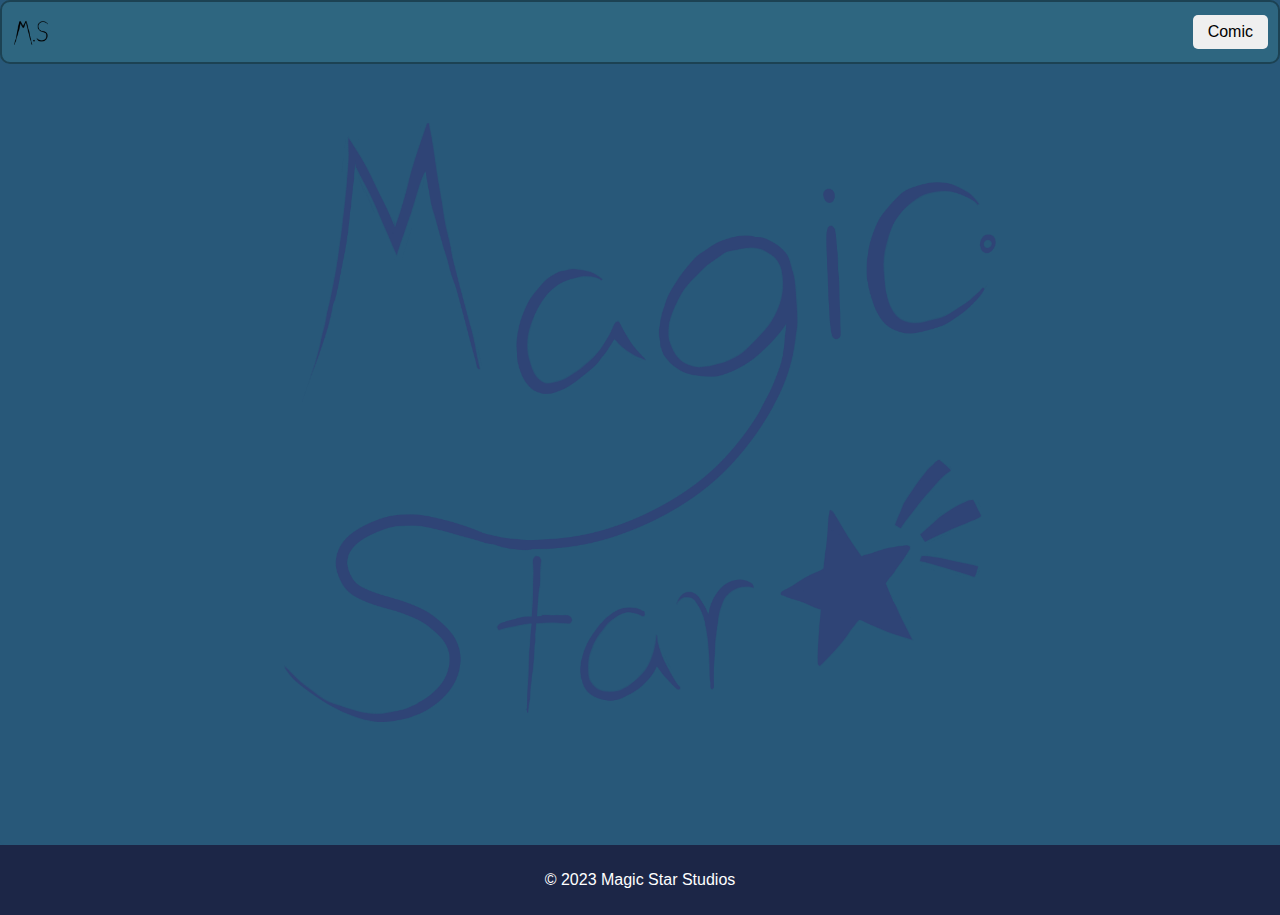
<file: index.html>
<!DOCTYPE html>
<html lang="en">
<head>
    <meta charset="UTF-8">
    <meta name="viewport" content="width=device-width, initial-scale=1.0">
    <title>Magic Star - Home</title>
    <link rel="stylesheet" href="style.css">
    <link rel="icon" href="favicon.ico" type="image/x-icon">

    <!-- Open Graph Protocol Meta Tags -->
    <meta property="og:title" content="Magic Star - Home">
    <meta property="og:description" content="The hub for everything Magic Star Studios. Read our comics, or find information on your favorite characters; all in one place. All easy to access.">
    <meta property="og:image" content="images/logo.png">
    <meta property="og:url" content="https://magicstarstudio.github.io">
    <meta property="og:type" content="website">

    <!-- Twitter Card Meta Tags -->
    <meta name="twitter:card" content="summary_large_image">
    <meta name="twitter:title" content="Magic Star - Home">
    <meta name="twitter:description" content="The hub for everything Magic Star Studios. Read our comics, or find information on your favorite characters; all in one place. All easy to access.">
    <meta name="twitter:image" content="images/logo.png">
    <meta name="twitter:url" content="https://magicstarstudio.github.io">
</head>
<body>
    <header>
        <nav class="nav">
            <div class="nav-logo">
                <img src="images/Logo Small.png" alt="Site Logo">
            </div>
            <a href="magicstar.html">
                <button id="nav button">Comic</button>
            </a>
        </nav>
    </header>

    <main>
        <div class="image">
            <img src="images/logo.png" class="logo">
        </div>
    </main>

    <footer>
        <p>© 2023 Magic Star Studios</p>
    </footer>
</body>
</html>
</file>
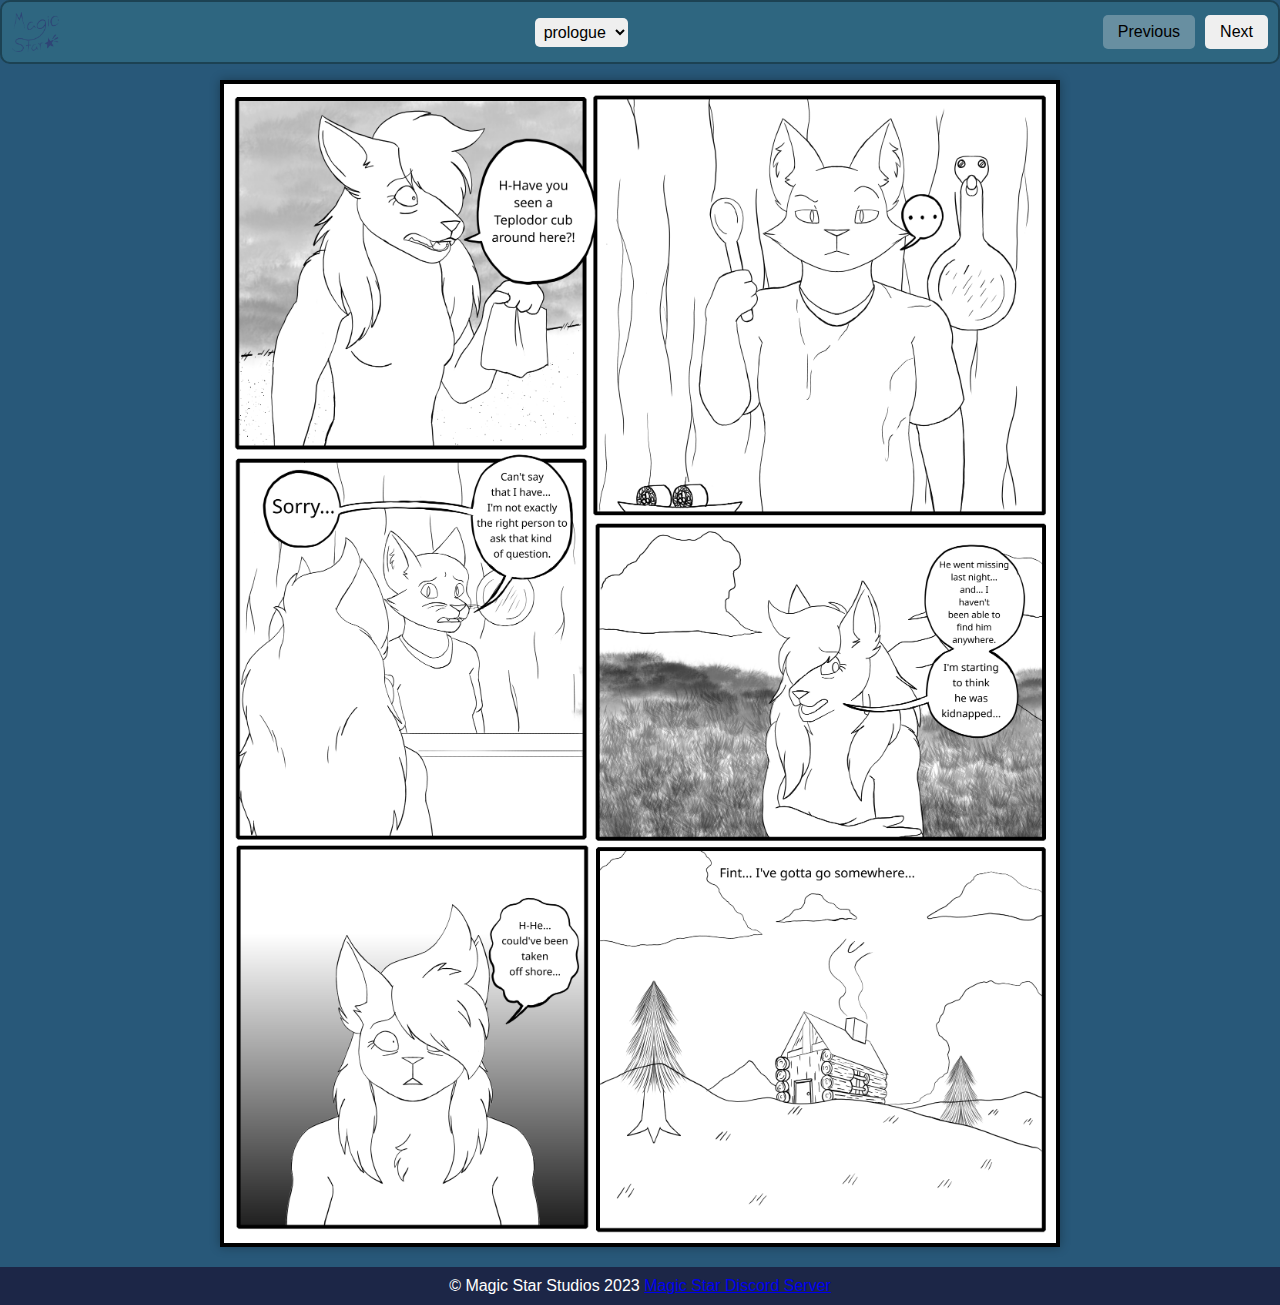
<file: comic.html>
<!DOCTYPE html>

<link rel="icon" href="favicon.ico" type="image/x-icon">

<html lang="en">

<head>
    <meta charset="UTF-8">

    <meta name="viewport" content="width=device-width, initial-scale=1.0">

    <title>Magic Star - Comic</title>

    <link rel="stylesheet" href="style.css">

</head>


<body>

    <div class="nav">

        <div class="nav-logo">

            <a href="index.html" class="nav-logo">
                <img src="images/logo.png" alt="Site Logo">
            </a>
        </div>

        <select id="chapter-select">

            <option value="prologue">Prologue</option>
            <option value="chapter1">Chapter 1</option>
            <option value="chapter2">Chapter 2</option>
            <option value="chapter3">Chapter 3</option>

        </select>
        <button id="previous-btn" disabled>Previous</button>

        <span class="spacer"></span>

        <button id="next-btn" disabled>Next</button>

    </div>

    <img id="comic-image" src="" alt="Comic Page">

    <footer>

        &copy; Magic Star Studios 2023

        <a href="https://discord.gg/wxDTezg6R3" target="_blank">Magic Star Discord Server</a>

    </footer>
  
    <script src="script.js"></script>

</body>

</html>
</file>
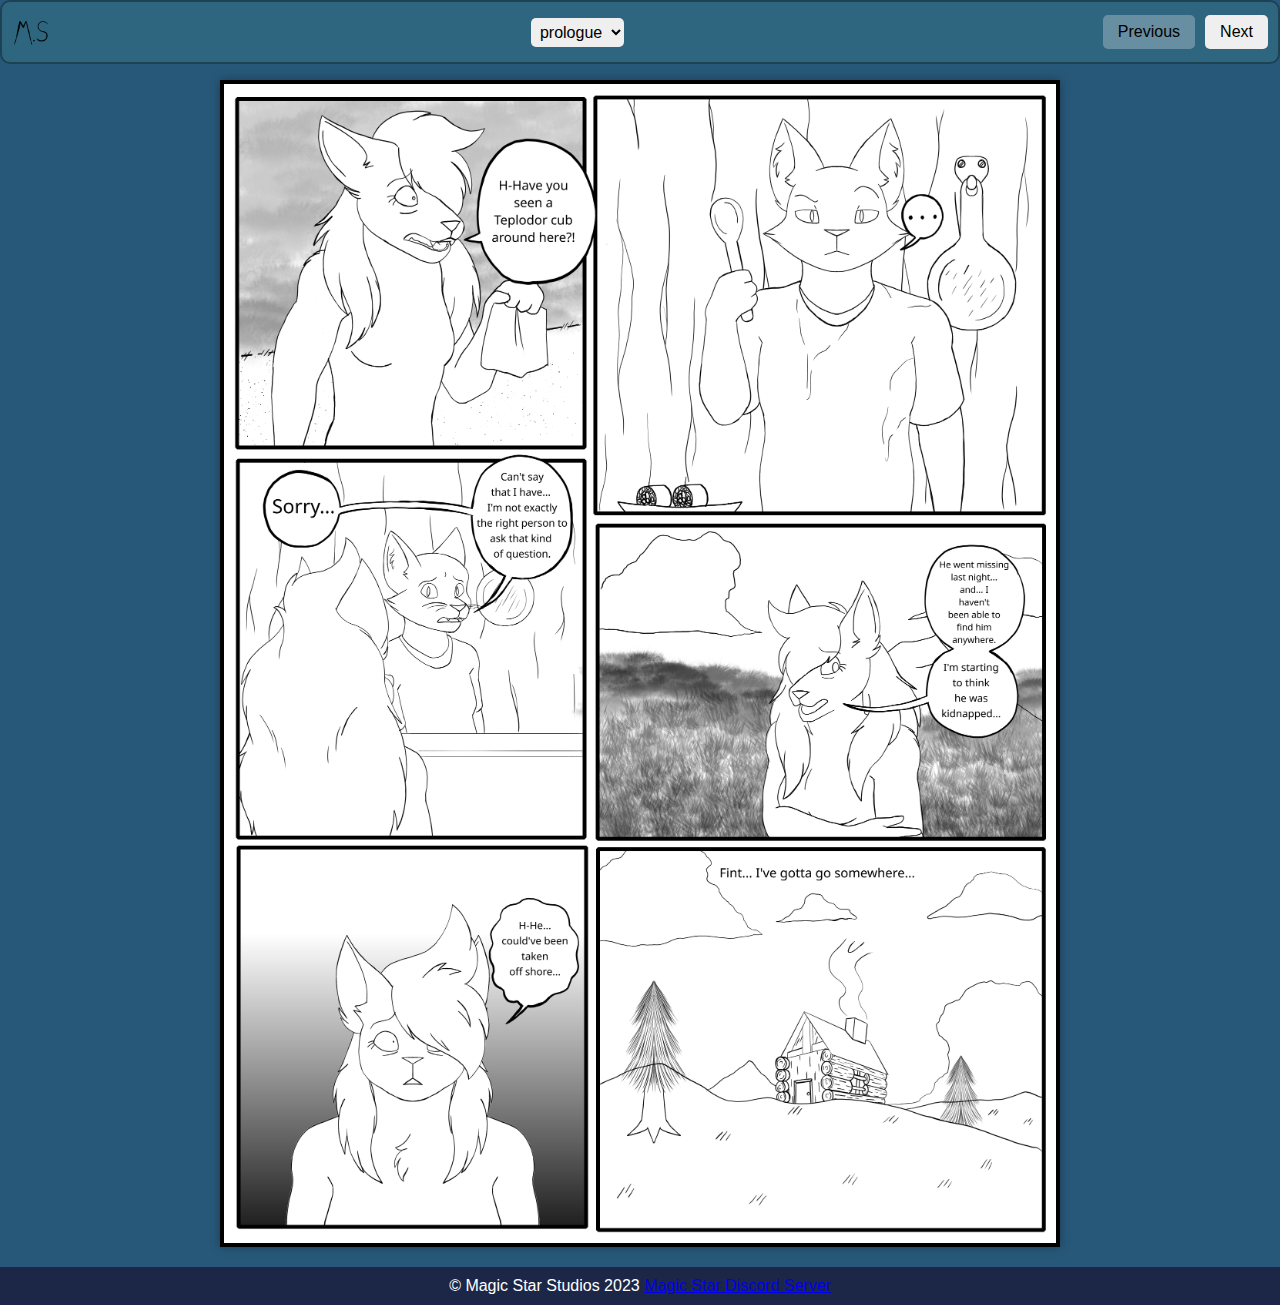
<file: magicstar.html>
<!DOCTYPE html>
<html lang="en">

<head>
  <meta charset="UTF-8">
  <meta name="viewport" content="width=device-width, initial-scale=1.0">
  <title>Magic Star - Comic</title>
  <link rel="stylesheet" href="style.css">
  <style>
    #comic-container {
      margin-top: 20px;
      text-align: center;
    }

    #comic-image-name {
      font-size: 18px;
      font-weight: bold;
      margin-bottom: 10px;
    }
  </style>
</head>

<body>
  <div class="nav">
    <div class="nav-logo">
      <a href="index.html" class="nav-logo">
        <img src="images/Logo Small.png" alt="Site Logo">
      </a>
    </div>
    <select id="chapter-select">
      <option value="prologue">Prologue</option>
      <option value="chapter1">Chapter 1</option>
    </select>
    <button id="previous-btn" disabled>Previous</button>
    <span class="spacer"></span>
    <button id="next-btn" disabled>Next</button>
  </div>
  <div id="comic-container">
    <h2 id="comic-image-name"></h2>
    <img id="comic-image" src="" alt="Comic Page">
  </div>
  <footer>
    &copy; Magic Star Studios 2023
    <a href="https://discord.gg/wxDTezg6R3" target="_blank">Magic Star Discord Server</a>
  </footer>

  <script src="script.js"></script>
</body>

</html>
</file>
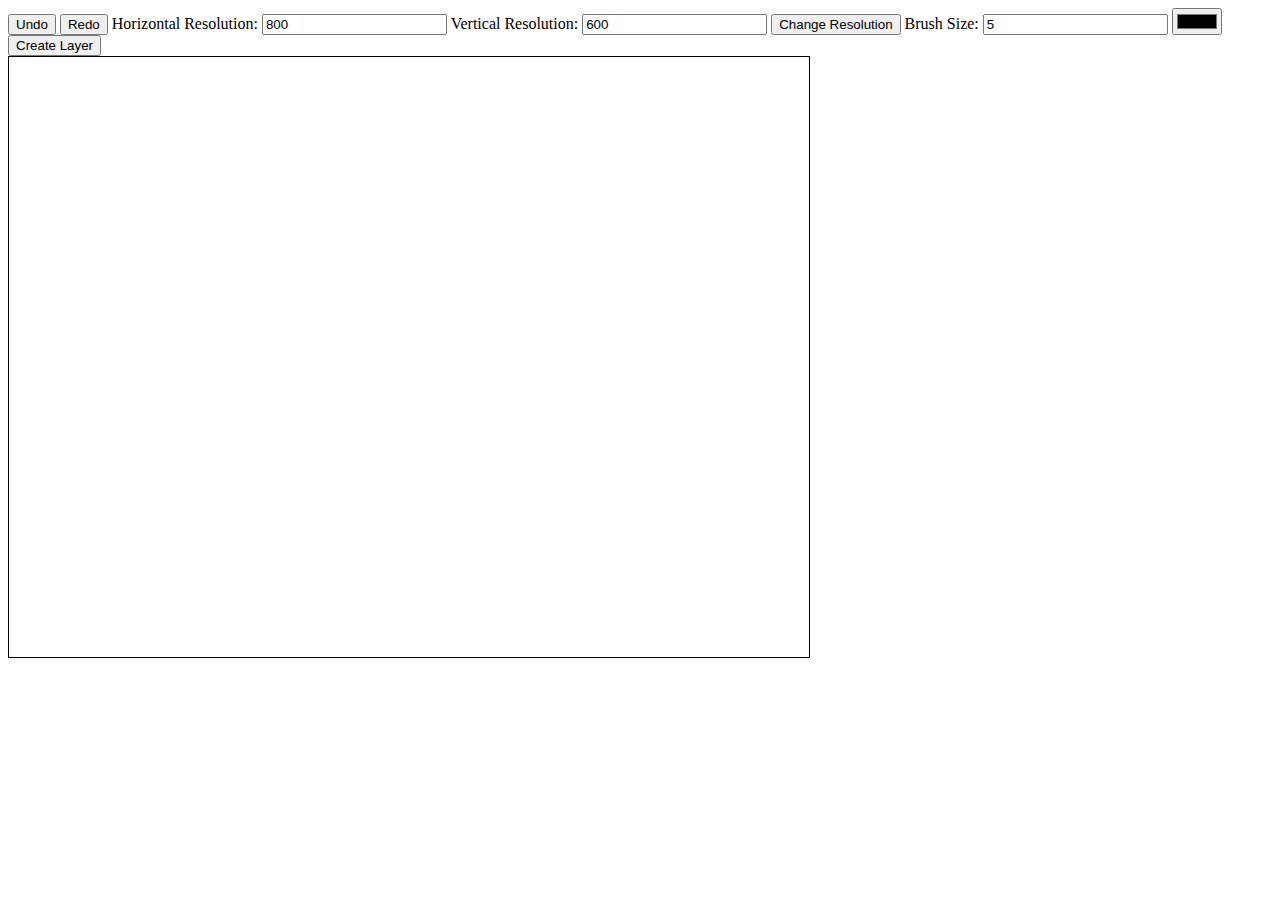
<file: test.html>
<!DOCTYPE html>
<html>
<head>
    <title>HTML Paint Program</title>
    <style>
        /* Add your custom styles here */
        canvas {
            border: 1px solid #000;
        }

        .layer {
            padding: 10px;
            margin-bottom: 5px;
            background-color: #f0f0f0;
            cursor: move;
        }

        .layer input {
            margin-left: 10px;
        }
    </style>
</head>
<body>
    <div>
        <button onclick="undo()">Undo</button>
        <button onclick="redo()">Redo</button>
        <label for="horizontalRes">Horizontal Resolution:</label>
        <input type="number" id="horizontalRes" value="800">
        <label for="verticalRes">Vertical Resolution:</label>
        <input type="number" id="verticalRes" value="600">
        <button onclick="changeResolution()">Change Resolution</button>
        <label for="brushSize">Brush Size:</label>
        <input type="number" id="brushSize" value="5">
        <input type="color" id="brushColor" value="#000000">
    </div>
    <div>
        <button onclick="createLayer()">Create Layer</button>
    </div>
    <div id="layersContainer"></div>
    <canvas id="canvas"></canvas>

    <script>
        const canvas = document.getElementById('canvas');
        const ctx = canvas.getContext('2d');
        const undoStack = [];
        const redoStack = [];

        // Initialize canvas size
        let resolution = {
            horizontal: parseInt(document.getElementById('horizontalRes').value),
            vertical: parseInt(document.getElementById('verticalRes').value)
        };
        canvas.width = resolution.horizontal;
        canvas.height = resolution.vertical;

        // Initialize drawing state
        let isDrawing = false;
        let lastX = 0;
        let lastY = 0;

        // Initialize layers
        let layers = [];

        // Add event listeners
        canvas.addEventListener('mousedown', startDrawing);
        canvas.addEventListener('mousemove', draw);
        canvas.addEventListener('mouseup', stopDrawing);
        canvas.addEventListener('mouseout', stopDrawing);

        // Function to start drawing
        function startDrawing(e) {
            isDrawing = true;
            [lastX, lastY] = [e.offsetX, e.offsetY];
        }

        // Function to draw on the canvas
        function draw(e) {
            if (!isDrawing) return;
            ctx.beginPath();
            ctx.moveTo(lastX, lastY);
            ctx.lineTo(e.offsetX, e.offsetY);
            ctx.lineWidth = document.getElementById('brushSize').value;
            ctx.strokeStyle = document.getElementById('brushColor').value;
            ctx.stroke();
            [lastX, lastY] = [e.offsetX, e.offsetY];
        }

        // Function to stop drawing
        function stopDrawing() {
            isDrawing = false;
            saveState();
        }

        // Function to save the current state for undo/redo
        function saveState() {
            undoStack.push(canvas.toDataURL());
            redoStack.length = 0;
        }

        // Function to undo the last drawing action
        function undo() {
            if (undoStack.length < 2) return;
            redoStack.push(undoStack.pop());
            let img = new Image();
            img.onload = function () {
                ctx.clearRect(0, 0, canvas.width, canvas.height);
                ctx.drawImage(img, 0, 0);
            };
            img.src = undoStack[undoStack.length - 1];
        }

        // Function to redo the last undone drawing action
        function redo() {
            if (redoStack.length === 0) return;
            undoStack.push(redoStack.pop());
            let img = new Image();
            img.onload = function () {
                ctx.clearRect(0, 0, canvas.width, canvas.height);
                ctx.drawImage(img, 0, 0);
            };
            img.src = undoStack[undoStack.length - 1];
        }

        // Function to change the canvas resolution
        function changeResolution() {
            const newResolution = {
                horizontal: parseInt(document.getElementById('horizontalRes').value),
                vertical: parseInt(document.getElementById('verticalRes').value)
            };
            const imgData = ctx.getImageData(0, 0, canvas.width, canvas.height);
            canvas.width = newResolution.horizontal;
            canvas.height = newResolution.vertical;
            ctx.putImageData(imgData, 0, 0);
            saveState();
        }

        // Function to create a new layer
        function createLayer() {
            const layerId = layers.length + 1;
            const layerElement = document.createElement('div');
            layerElement.className = 'layer';
            layerElement.draggable = true;
            layerElement.id = 'layer-' + layerId;

            const layerNameInput = document.createElement('input');
            layerNameInput.type = 'text';
            layerNameInput.value = 'Layer ' + layerId;
            layerNameInput.addEventListener('input', function () {
                renameLayer(layerElement.id, layerNameInput.value);
            });

            const deleteButton = document.createElement('button');
            deleteButton.textContent = 'Delete';
            deleteButton.addEventListener('click', function () {
                deleteLayer(layerElement.id);
            });

            layerElement.appendChild(layerNameInput);
            layerElement.appendChild(deleteButton);

            layerElement.addEventListener('dragstart', layerDragStart);
            layerElement.addEventListener('dragover', layerDragOver);
            layerElement.addEventListener('drop', layerDrop);
            document.getElementById('layersContainer').appendChild(layerElement);
            layers.push({
                id: layerElement.id,
                name: layerNameInput.value
            });
        }

        // Function to handle layer drag start
        function layerDragStart(e) {
            e.dataTransfer.setData('text/plain', e.target.id);
        }

        // Function to handle layer drag over
        function layerDragOver(e) {
            e.preventDefault();
        }

        // Function to handle layer drop
        function layerDrop(e) {
            e.preventDefault();
            const sourceLayerId = e.dataTransfer.getData('text/plain');
            const sourceLayer = document.getElementById(sourceLayerId);
            const targetLayer = e.target;
            const sourceIndex = layers.findIndex(layer => layer.id === sourceLayerId);
            const targetIndex = layers.findIndex(layer => layer.id === targetLayer.id);
            if (sourceIndex > -1 && targetIndex > -1) {
                layers.splice(sourceIndex, 1);
                layers.splice(targetIndex, 0, {
                    id: sourceLayerId,
                    name: layers[sourceIndex].name
                });
                rearrangeLayers();
            }
        }

        // Function to rearrange layers
        function rearrangeLayers() {
            const layersContainer = document.getElementById('layersContainer');
            while (layersContainer.firstChild) {
                layersContainer.firstChild.remove();
            }
            layers.forEach((layer) => {
                const layerElement = document.createElement('div');
                layerElement.className = 'layer';
                layerElement.draggable = true;
                layerElement.id = layer.id;

                const layerNameInput = document.createElement('input');
                layerNameInput.type = 'text';
                layerNameInput.value = layer.name;
                layerNameInput.addEventListener('input', function () {
                    renameLayer(layer.id, layerNameInput.value);
                });

                const deleteButton = document.createElement('button');
                deleteButton.textContent = 'Delete';
                deleteButton.addEventListener('click', function () {
                    deleteLayer(layer.id);
                });

                layerElement.appendChild(layerNameInput);
                layerElement.appendChild(deleteButton);

                layerElement.addEventListener('dragstart', layerDragStart);
                layerElement.addEventListener('dragover', layerDragOver);
                layerElement.addEventListener('drop', layerDrop);

                layersContainer.appendChild(layerElement);
            });
        }

        // Function to rename a layer
        function renameLayer(layerId, newName) {
            const layer = layers.find(layer => layer.id === layerId);
            if (layer) {
                layer.name = newName;
            }
        }

        // Function to delete a layer
        function deleteLayer(layerId) {
            const layerIndex = layers.findIndex(layer => layer.id === layerId);
            if (layerIndex > -1) {
                layers.splice(layerIndex, 1);
                document.getElementById(layerId).remove();
            }
        }
    </script>
</body>
</html>
</file>
<file: style.css>
body {
    font-family: Arial, sans-serif;
    margin: 0;
    padding: 0;
    background-color: #285879; /* Set the background color to light grey */
    justify-content: center;
    align-items: center;
}

#comic-image {
    display: block;
    max-width: 65%;
    margin: 80px auto 20px; /* Adjust the margin to create space below the navbar */
    border: 4px solid black; /* Add black outline */
    box-shadow: 0 0 10px rgba(0, 0, 0, 0.3); /* Add shadow */
}

.nav {
    position: fixed; /* Position the navbar as fixed */
    top: 0; /* Set the navbar to the top of the screen */
    left: 0;
    right: 0;
    z-index: 999; /* Set a high z-index to ensure the navbar is on top */
    background-color: rgb(46, 102, 128);
    padding: 10px;
    display: flex;
    justify-content: space-between; /* Adjust the space between items */
    align-items: center;
    border-radius: 10px;
    border: 2px solid rgb(28, 66, 83);;
}

.nav-logo {
    margin-right: auto;
}

.nav-logo img {
    height: 40px;
    vertical-align: middle;
    justify-content: center;
    
}

.nav select {
    padding: 5px;
    font-size: 16px;
    border-radius: 5px;
    margin-right: auto;
    border: black;
    cursor: pointer;
}

.nav button {
    padding: 8px 15px;
    font-size: 16px;
    color: black;
    border-radius: 5px;
    border: black;
    cursor: pointer;
}

footer {
    background-color: #1c2647;
    text-align: center;
    padding: 10px;
    color: white;
}

.nav .spacer {
    margin-left: 10px; /* Add space between buttons */
}

.image {
    background-color: #285879;
    padding: 10px;
    display: flex;
    justify-content: center;
    align-items: center;
    border-radius: 5px;
    height: 825px;
}

.logo {
    padding: 10px;
    display: flex;
    justify-content: center;
    align-items: center;
    border-radius: 5px;
    height: auto;
    max-height: 600px;
}
</file>
